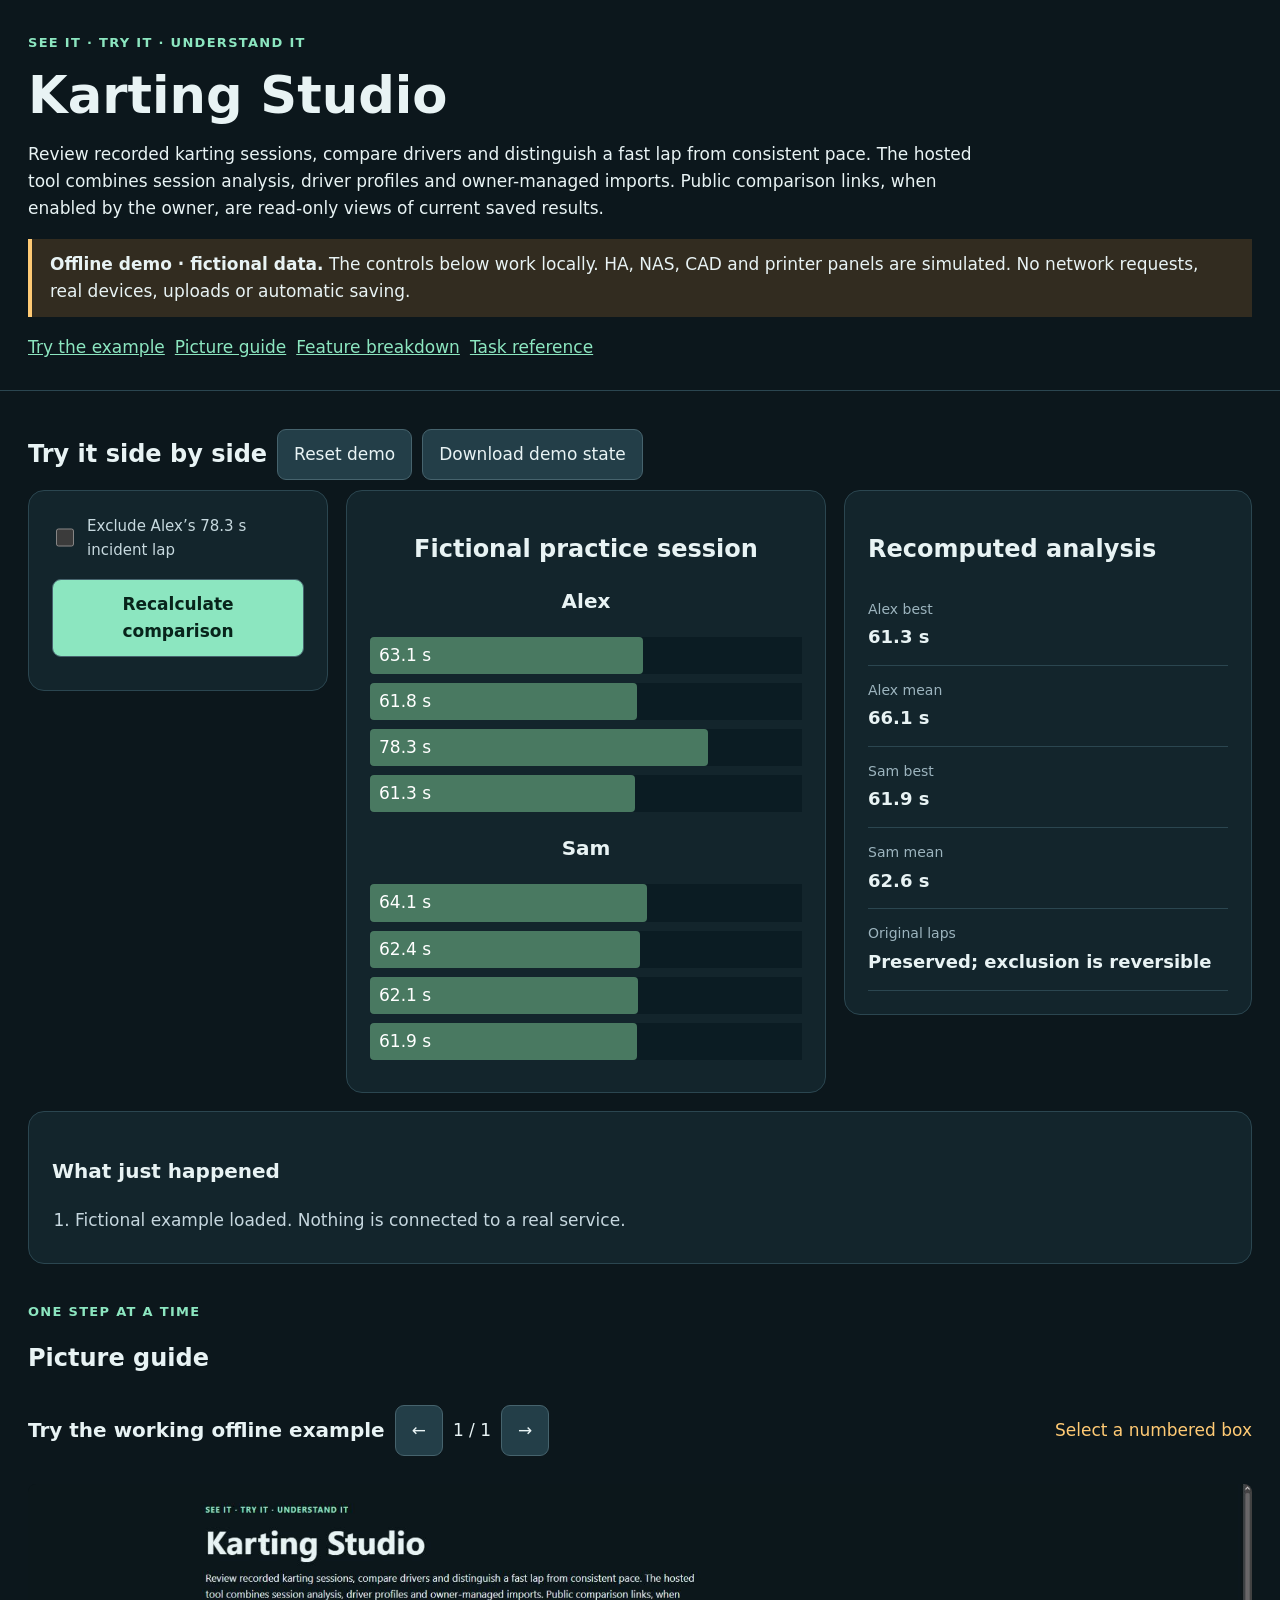
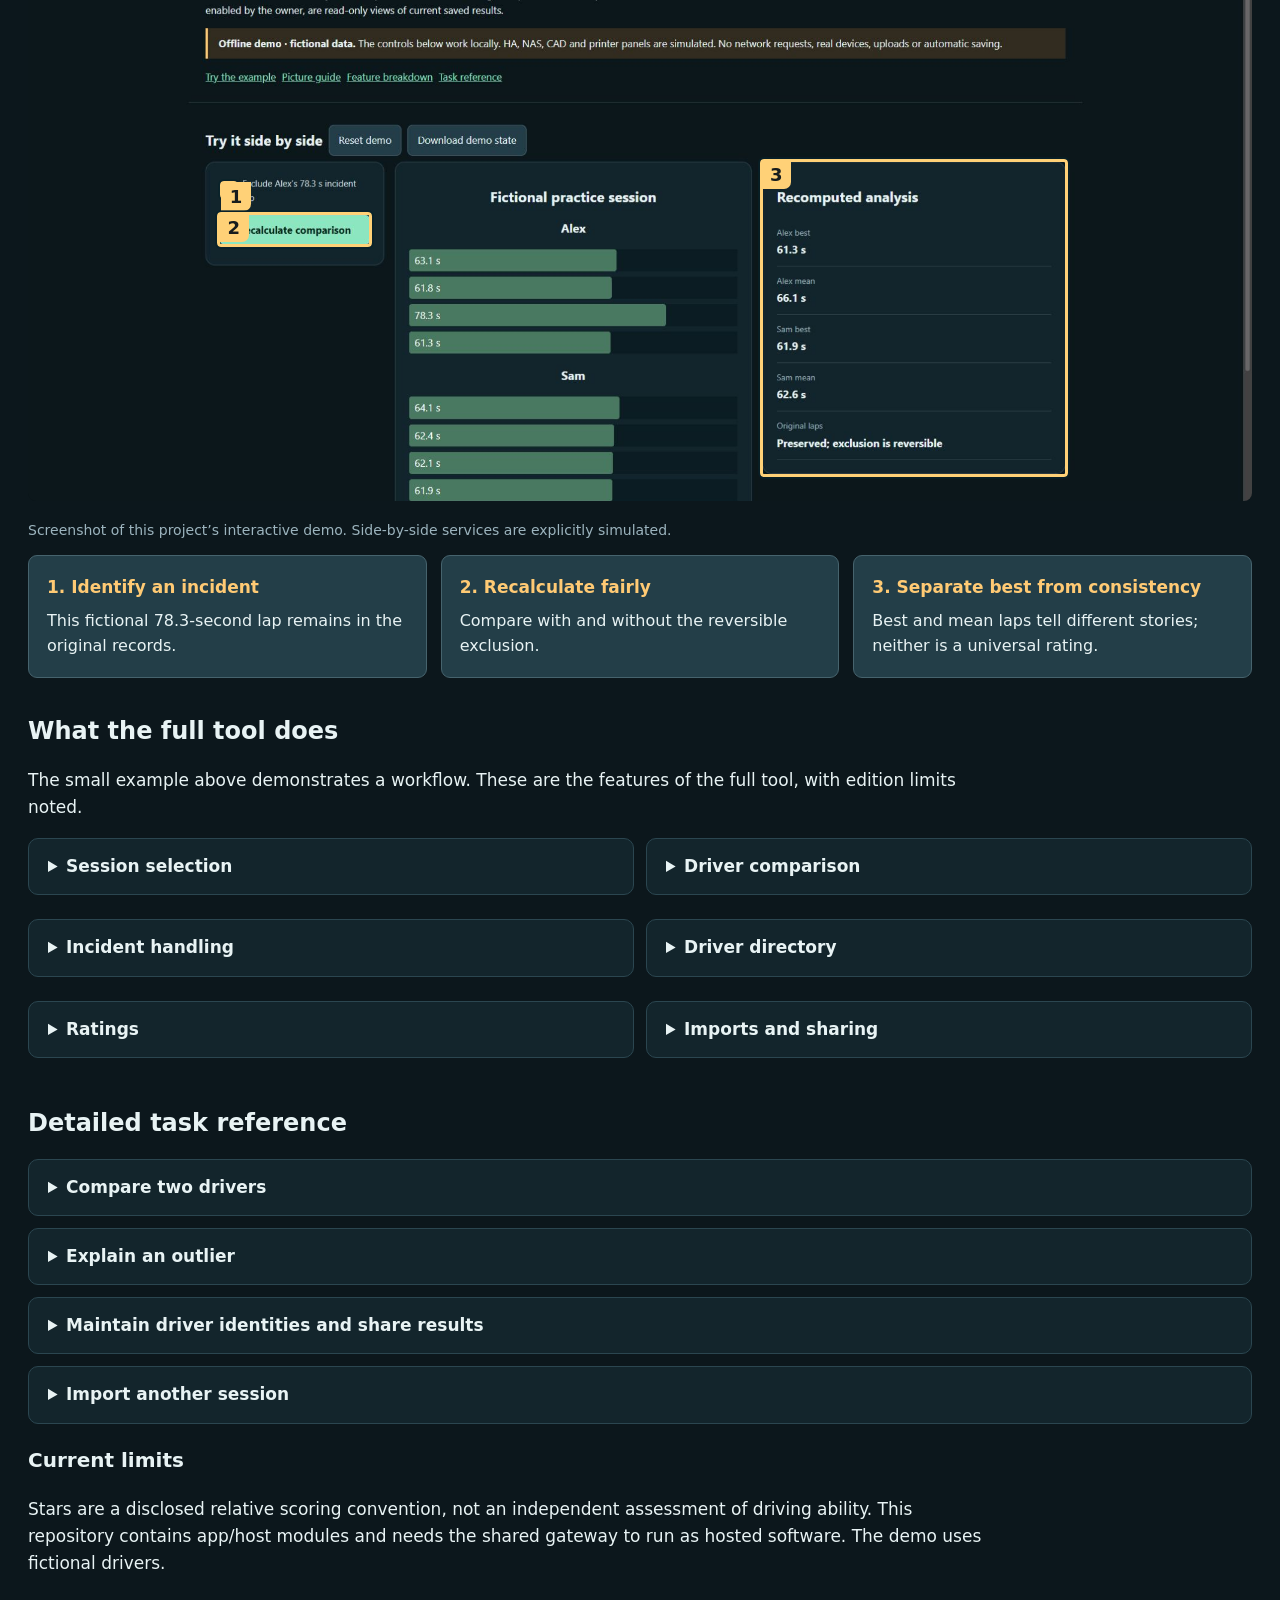
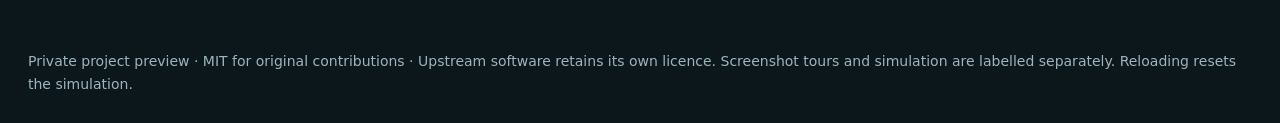
<file: demo.html>
<!doctype html><html lang="en"><head><meta charset="utf-8"><meta name="viewport" content="width=device-width,initial-scale=1"><meta http-equiv="Content-Security-Policy" content="default-src 'none'; script-src 'unsafe-inline'; style-src 'unsafe-inline'; img-src data: blob:; connect-src 'none'; font-src 'none'; object-src 'none'; base-uri 'none'; form-action 'none'"><title>Karting Studio · Interactive demo</title><style>:root{color-scheme:dark;--bg:#0c171c;--panel:#13252c;--ink:#e8f3f4;--muted:#9cb4be;--accent:#8ce6c0;--line:#2b4650;--gold:#ffca74}*{box-sizing:border-box}body{margin:0;background:var(--bg);color:var(--ink);font:17px/1.6 system-ui,sans-serif}header,main,footer{max-width:1500px;margin:auto;padding:28px}header{border-bottom:1px solid var(--line)}h1{font-size:clamp(32px,4vw,54px);line-height:1.1;margin:12px 0}h2{font-size:24px;line-height:1.3}h3{font-size:20px}p{max-width:90ch}a{color:var(--accent)}.eyebrow{color:var(--accent);letter-spacing:.1em;font-size:13px;font-weight:bold}.badge{display:inline-block;background:#294c45;color:#c7ffdf;padding:5px 12px;border-radius:6px;font-size:14px}.notice{border-left:4px solid var(--gold);padding:12px 18px;background:#322c20;max-width:none}.toolbar{display:flex;gap:10px;flex-wrap:wrap;align-items:center}button,input,select{font:inherit}button{background:#233e48;color:var(--ink);border:1px solid #46636d;border-radius:9px;padding:11px 16px;cursor:pointer}button:hover{border-color:var(--accent)}button:focus-visible,input:focus-visible,select:focus-visible{outline:3px solid var(--gold);outline-offset:3px}.primary{background:var(--accent);color:#08241b;font-weight:700}button:disabled{opacity:.5;cursor:not-allowed}label{display:block;font-size:15px;color:#c7d9df;margin:0 0 17px}input:not([type=checkbox]),select{display:block;width:100%;padding:10px;background:#0d1a21;color:var(--ink);border:1px solid #46636d;border-radius:7px;margin-top:6px}input[type=range]{padding:9px 0;accent-color:var(--accent)}.check{display:flex;gap:10px;align-items:center}input[type=checkbox]{width:21px;height:21px;accent-color:var(--accent)}.demo-grid{display:grid;grid-template-columns:300px minmax(300px,1fr) minmax(290px,.85fr);gap:18px;align-items:start}.card{background:var(--panel);border:1px solid var(--line);padding:23px;border-radius:16px;min-width:0}#controls button{display:block;width:100%;margin:10px 0}#controls:empty{display:none}#scene{min-height:320px;text-align:center}#scene svg{width:100%;max-height:470px}.hint,small{color:var(--muted);font-size:14px}dl{margin:0}dl div{padding:13px 0;border-bottom:1px solid var(--line)}dt{font-size:14px;color:var(--muted)}dd{margin:3px 0 0;font-size:18px;font-weight:650}.entity{background:#1c333b;border:1px solid #37505a;padding:14px;margin:10px 0;border-radius:9px;display:grid;gap:5px;text-align:left}.entity span{color:var(--accent)}.events{margin-top:18px}#events{padding-left:23px;margin-bottom:0;color:#c6d7df}#events li{margin:6px 0}.floor{position:relative;height:390px;border:3px solid #77949d;border-radius:12px;overflow:hidden}.room{position:absolute;border:2px solid #78949c;background:#2b4249;padding:12px;font-size:14px;text-align:left}.room small{display:block}.living{inset:0 45% 0 0}.bedroom{inset:0 0 50% 55%}.kitchen{inset:50% 0 0 55%}.device{position:absolute;transform:translate(-50%,-50%);font-size:12px;padding:7px;max-width:125px;touch-action:none;z-index:2;background:#192c36}.device.on{color:#ffe09a;border-color:#eec26b}.device.selected{outline:3px solid var(--accent)}.soundbar{margin:110px 0 20px;border:3px solid #64848e;background:linear-gradient(#293d46,#091116);padding:26px 8px;border-radius:20px;letter-spacing:4px}.soundbar span{display:block;letter-spacing:0;font-size:13px;color:var(--muted)}.speakers{font-size:40px;color:var(--accent)}.tag{display:inline-flex;flex-direction:column;background:#f5edda;color:#142420;padding:20px;border-radius:18px;max-width:270px;margin:20px}.tag svg{width:200px;max-width:100%}.tag.stake:after{content:'';display:block;background:#f5edda;width:30px;height:90px;margin:15px auto -90px;clip-path:polygon(0 0,100% 0,100% 85%,50% 100%,0 85%)}.tag.flag{border-radius:0 40px 40px 0;border-left:16px solid #bcb29b}.chunks{display:flex;flex-wrap:wrap;gap:10px;justify-content:center;padding:45px 0}.chunks span{padding:15px;border:2px solid #7b969c;border-radius:8px}.chunks .received{background:#8ce6c0;color:#0e2821}.sample-part{font-size:130px;color:var(--gold)}.plant{font-size:120px}.lap{background:#0b1c23;margin:9px 0;text-align:left}.lap span{display:block;background:#497961;padding:5px 9px;border-radius:4px;color:white}kbd{color:var(--gold)}.section{margin-top:38px}.picture{position:relative;margin:18px 0;background:#081116;border-radius:8px;overflow:hidden}.picture>img{display:block;width:100%}.marks{position:absolute;inset:0}.mark{position:absolute;border:3px solid #ffd177;outline:2px solid #07222aaa;border-radius:4px;padding:0;background:transparent;min-width:18px;min-height:18px}.mark span{position:absolute;left:-2px;top:-2px;background:#ffd177;color:#171c1d;padding:1px 9px;font-weight:850;font-size:18px;border-radius:0 0 7px 0;line-height:1.5}.mark.active{background:#ffd17726;border-width:5px}.step-list{display:grid;grid-template-columns:repeat(3,1fr);gap:14px}.step{display:grid;text-align:left;gap:6px;padding:18px}.step b{color:var(--gold)}.step span{font-size:16px}.step.active{background:#31594c;border-color:var(--accent)}.features{display:grid;grid-template-columns:repeat(2,1fr);gap:12px}details{border:1px solid var(--line);background:#13252c;border-radius:10px;padding:14px 19px;margin-bottom:12px}summary{font-weight:700;cursor:pointer}details li{padding:6px 0}footer{color:var(--muted);font-size:14px}#constraint{color:var(--gold)}.tour-layout{max-width:1400px}.print-title{font-size:24px;margin:0}.caption{color:var(--muted);font-size:14px}.step-status{margin-left:auto;color:var(--gold)}@media(max-width:1050px){.demo-grid{grid-template-columns:1fr 1fr}#controls{grid-column:1/-1;display:grid;grid-template-columns:1fr 1fr;gap:8px 20px}.card{padding:17px}.step-list{grid-template-columns:1fr}}@media(max-width:650px){header,main,footer{padding:18px}.demo-grid,.features{grid-template-columns:1fr}#controls{display:block}.floor{height:340px}.mark{border-width:2px}.mark span{font-size:12px;padding:0 5px}.notice{font-size:14px}}@media print{body{background:white;color:black}button{color:black}header,.notice,.toolbar,#interactive{display:none}.card,details{background:white;color:black}.mark{border-color:#c56c00}.mark span{background:#ffc560;color:black}}
</style></head><body><header><span class="eyebrow">SEE IT · TRY IT · UNDERSTAND IT</span><h1 id="title"></h1><p id="intro"></p><p class="notice"><strong>Offline demo · fictional data.</strong> The controls below work locally. HA, NAS, CAD and printer panels are simulated. No network requests, real devices, uploads or automatic saving.</p><nav class="toolbar"><a href="#interactive">Try the example</a><a href="#walkthrough">Picture guide</a><a href="#features">Feature breakdown</a><a href="#reference">Task reference</a></nav></header><main><section id="interactive"><div class="toolbar"><h2>Try it side by side</h2><button id="reset">Reset demo</button><button id="download">Download demo state</button></div><div class="demo-grid"><div class="card" id="controls"></div><div class="card" id="scene"></div><div class="card" id="result" aria-live="polite"></div></div><div class="card events"><h3>What just happened</h3><ol id="events" aria-live="polite"></ol></div></section><section id="walkthrough" class="section"><p class="eyebrow">ONE STEP AT A TIME</p><h2>Picture guide</h2><div id="tour"><div class="toolbar"><h3 id="tourTitle"></h3><button id="prev" aria-label="Previous screenshot">←</button><span id="slideCount"></span><button id="next" aria-label="Next screenshot">→</button><span id="stepStatus" class="step-status">Select a numbered box</span></div><div class="picture"><img id="tourImage" alt=""><div id="marks" class="marks"></div></div><p id="tourCaption" class="caption"></p><div id="stepList" class="step-list"></div></div></section><section id="features" class="section"><h2>What the full tool does</h2><p>The small example above demonstrates a workflow. These are the features of the full tool, with edition limits noted.</p><div id="featureList" class="features"></div></section><section id="reference" class="section"><h2>Detailed task reference</h2><div id="guideText"></div><h3>Current limits</h3><p id="limits"></p></section></main><footer>Private project preview · MIT for original contributions · Upstream software retains its own licence. Screenshot tours and simulation are labelled separately. Reloading resets the simulation.</footer><script>const DATA={"slug": "karting-studio", "title": "Karting Studio", "summary": "Review recorded karting sessions, compare drivers and distinguish a fast lap from consistent pace. The hosted tool combines session analysis, driver profiles and owner-managed imports. Public comparison links, when enabled by the owner, are read-only views of current saved results.", "features": [["Session selection", "Choose venue/session and inspect a leaderboard and lap history.", "Hosted analysis"], ["Driver comparison", "Compare two drivers, lap charts, median pace, consistency and available summary metrics.", "Hosted analysis"], ["Incident handling", "Exclude an incident lap with a reason and restore it later; retain the original record.", "Hosted analysis"], ["Driver directory", "Track repeated drivers, aliases and profile decisions; owner tools merge/unmerge identities.", "Hosted analysis"], ["Ratings", "Choose the disclosed Peak speed or Balanced driving comparison convention.", "Hosted analysis"], ["Imports and sharing", "Preview workbook imports and share supported read-only driver comparisons.", "Hosted analysis"]], "workflows": [["Compare two drivers", ["Choose the venue and session first so both drivers are being compared in the intended context. Select two driver profiles.", "Read the best lap alongside median pace and consistency; a single best lap does not describe an entire session.", "Inspect the lap plot and lap-1 choice. A summary-only source may not support a full lap-by-lap chart."]], ["Explain an outlier", ["Open Inspect laps and find the specific incident lap. An owner can enter a reason and exclude it from the relevant analysis.", "Check how the summary changes. Exclusion is a reversible analysis decision, not deletion of the original timing record.", "Use Restore lap to put it back; retain notes explaining why the comparison changed."]], ["Maintain driver identities and share results", ["In the directory, verify that similar names are actually the same person before merging. Select the intended profiles and review the proposed combined history.", "Give the combined profile a clear name and save only after checking the preview. Retained original timing names can resolve through aliases; unmerge is a separate owner operation.", "Use Share / Copy link for a comparison you intend others to see. The link reflects current saved data, not a frozen report, and its permitted view remains read-only."]], ["Import another session", ["Use Imports & sources to select the supported workbook/archive. Review its preview and duplicate status before committing.", "Confirm venue, participants, sessions and lap counts rather than assuming a new file is entirely new data.", "Return to the relevant session and verify the visible results. Source spreadsheets should remain backed up separately."]]], "limits": "Stars are a disclosed relative scoring convention, not an independent assessment of driving ability. This repository contains app/host modules and needs the shared gateway to run as hosted software. The demo uses fictional drivers."};const FIGURES=[{"boxes": [{"h": 29, "selector": "#exclude", "text": "This fictional 78.3-second lap remains in the original records.", "title": "Identify an incident", "w": 28.875, "x": 322, "y": 499.015625}, {"h": 59.1875, "selector": "#compare", "text": "Compare with and without the reversible exclusion.", "title": "Recalculate fairly", "w": 260, "x": 318, "y": 550.515625}, {"h": 532.9375, "selector": "#result", "text": "Best and mean laps tell different stories; neither is a universal rating.", "title": "Separate best from consistency", "w": 517.078125, "x": 1228.90625, "y": 461.515625}], "height": 1408, "width": 2055, "key": "simulation", "title": "Try the working offline example", "caption": "Screenshot of this project’s interactive demo. Side-by-side services are explicitly simulated.", "image": "[data-uri]", "cropHeight": 1035.453125}];</script><script></script><script>const $=s=>document.querySelector(s), esc=s=>String(s).replace(/[&<>"']/g,c=>({'&':'&amp;','<':'&lt;','>':'&gt;','"':'&quot;',"'":'&#39;'}[c]));
let events=[],state={},undo=[];const kind=DATA.slug;
function log(s){events.unshift(s);events=events.slice(0,8);$('#events').innerHTML=events.map(x=>'<li>'+esc(x)+'</li>').join('');}
function bind(id,fn,event='click'){document.getElementById(id)?.addEventListener(event,fn)}
function field(id,label,type,value,extra=''){return `<label>${label}<input id="${id}" type="${type}" value="${esc(value)}" ${extra}></label>`}
function select(id,label,items,value){return `<label>${label}<select id="${id}">${items.map(x=>`<option ${x===value?'selected':''}>${esc(x)}</option>`).join('')}</select></label>`}
function button(id,label,primary=false){return `<button id="${id}" class="${primary?'primary':''}">${label}</button>`}
function check(id,label){return `<label class="check"><input id="${id}" type="checkbox"> ${label}</label>`}
function panel(title,body){return `<h2>${title}</h2>${body}`}
function output(title,rows){$('#result').innerHTML=panel(title,'<dl>'+rows.map(([a,b])=>`<div><dt>${esc(a)}</dt><dd>${esc(b)}</dd></div>`).join('')+'</dl>');}
function numeric(id){return Number(document.getElementById(id).value)}
function demoExport(){const body=JSON.stringify({demo:true,project:DATA.title,warning:'Fictional demo state; not a production configuration',state},null,2),a=document.createElement('a');a.href=URL.createObjectURL(new Blob([body],{type:'application/json'}));a.download=DATA.slug+'-demo.json';a.click();setTimeout(()=>URL.revokeObjectURL(a.href),1000);log('Downloaded fictional demo state as JSON.');}
function setup(){events=[];state={};undo=[];$('#controls').innerHTML='';$('#scene').innerHTML='';$('#result').innerHTML='';$('#events').innerHTML='';karting();log('Fictional example loaded. Nothing is connected to a real service.');}
function karting(){state={laps:{Alex:[63.1,61.8,78.3,61.3],Sam:[64.1,62.4,62.1,61.9]},exclude:false};$('#controls').innerHTML=check('exclude','Exclude Alex’s 78.3 s incident lap')+button('compare','Recalculate comparison',true);function draw(){let rows=Object.entries(state.laps).map(([n,t])=>{let used=t.filter((x,i)=>!(state.exclude&&n==='Alex'&&i===2));return[n,used,Math.min(...used),used.reduce((a,b)=>a+b)/used.length]});$('#scene').innerHTML=panel('Fictional practice session',rows.map(([n,t,b,a])=>`<h3>${n}</h3>${t.map(x=>`<div class="lap"><span style="width:${x}%">${x.toFixed(1)} s</span></div>`).join('')}`).join(''));output('Recomputed analysis',rows.flatMap(([n,t,b,a])=>[[n+' best',b.toFixed(1)+' s'],[n+' mean',a.toFixed(1)+' s']]).concat([['Original laps','Preserved; exclusion is reversible']]));}bind('compare',()=>{state.exclude=$('#exclude').checked;draw();log(state.exclude?'Incident excluded from analysis; original retained.':'All original laps included.');});draw();}
$('#title').textContent=DATA.title;$('#intro').textContent=DATA.summary;$('#featureList').innerHTML=DATA.features.map(([a,b,c])=>`<details><summary>${esc(a)}</summary><p>${esc(b)}</p><small>${esc(c)}</small></details>`).join('');
$('#guideText').innerHTML=DATA.workflows.map(([t,steps])=>`<details><summary>${esc(t)}</summary><ol>${steps.map(s=>'<li>'+esc(s)+'</li>').join('')}</ol></details>`).join('');
$('#limits').textContent=DATA.limits;$('#reset').onclick=setup;$('#download').onclick=demoExport;
let currentSlide=0;function showSlide(){const f=FIGURES[currentSlide];if(!f){$('#tour').innerHTML='<p>The interactive example above is ready. Annotated screenshots are being prepared.</p>';return}$('#tourTitle').textContent=f.title;$('#tourImage').src=f.image;$('#tourImage').alt=f.caption;const fh=f.cropHeight||f.height;const pic=$('#tourImage').parentElement;pic.style.aspectRatio=f.width+'/'+fh;$('#tourImage').style.position='absolute';$('#tourImage').style.top='0';$('#tourCaption').textContent=f.caption;$('#marks').innerHTML=f.boxes.map((b,i)=>`<button class="mark" data-step="${i}" style="left:${b.x/f.width*100}%;top:${b.y/fh*100}%;width:${b.w/f.width*100}%;height:${b.h/fh*100}%" aria-label="Step ${i+1}: ${esc(b.title)}"><span>${i+1}</span></button>`).join('');$('#stepList').innerHTML=f.boxes.map((b,i)=>`<button class="step" data-step="${i}"><b>${i+1}. ${esc(b.title)}</b><span>${esc(b.text)}</span></button>`).join('');document.querySelectorAll('[data-step]').forEach(b=>b.onclick=()=>{document.querySelectorAll('[data-step]').forEach(x=>x.classList.toggle('active',x.dataset.step===b.dataset.step));$('#stepStatus').textContent='Step '+(+b.dataset.step+1)+' of '+f.boxes.length;});$('#slideCount').textContent=(currentSlide+1)+' / '+FIGURES.length;}
$('#prev').onclick=()=>{currentSlide=(currentSlide-1+FIGURES.length)%FIGURES.length;showSlide()};$('#next').onclick=()=>{currentSlide=(currentSlide+1)%FIGURES.length;showSlide()};
setup();showSlide();
</script></body></html>
</file>
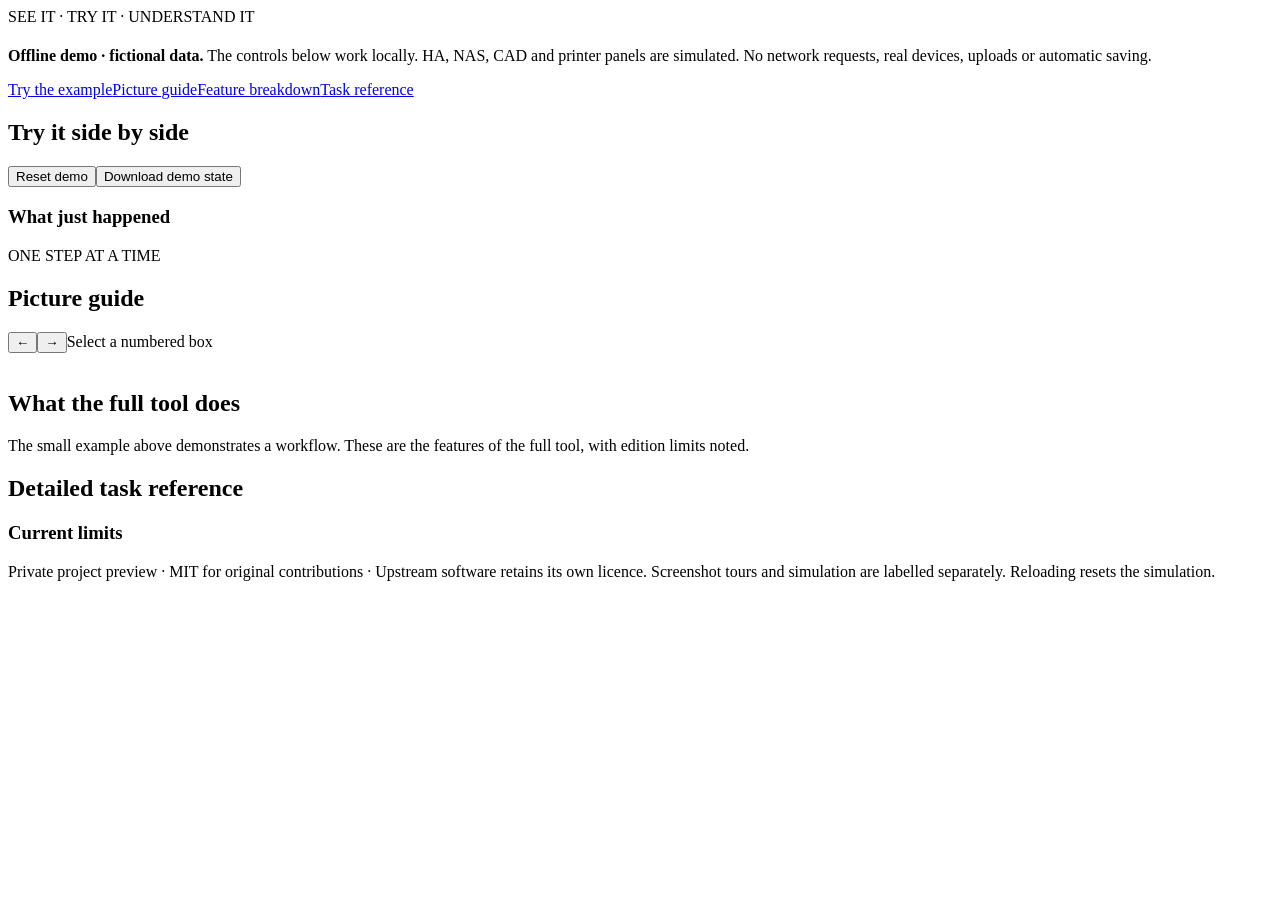
<file: demo-source/template.html>
<!doctype html><html lang="en"><head><meta charset="utf-8"><meta name="viewport" content="width=device-width,initial-scale=1"><meta http-equiv="Content-Security-Policy" content="default-src 'none'; script-src 'unsafe-inline'; style-src 'unsafe-inline'; img-src data: blob:; connect-src 'none'; font-src 'none'; object-src 'none'; base-uri 'none'; form-action 'none'"><title>__TITLE__ · Interactive demo</title><style>__CSS__</style></head><body><header><span class="eyebrow">SEE IT · TRY IT · UNDERSTAND IT</span><h1 id="title"></h1><p id="intro"></p><p class="notice"><strong>Offline demo · fictional data.</strong> The controls below work locally. HA, NAS, CAD and printer panels are simulated. No network requests, real devices, uploads or automatic saving.</p><nav class="toolbar"><a href="#interactive">Try the example</a><a href="#walkthrough">Picture guide</a><a href="#features">Feature breakdown</a><a href="#reference">Task reference</a></nav></header><main><section id="interactive"><div class="toolbar"><h2>Try it side by side</h2><button id="reset">Reset demo</button><button id="download">Download demo state</button></div><div class="demo-grid"><div class="card" id="controls"></div><div class="card" id="scene"></div><div class="card" id="result" aria-live="polite"></div></div><div class="card events"><h3>What just happened</h3><ol id="events" aria-live="polite"></ol></div></section><section id="walkthrough" class="section"><p class="eyebrow">ONE STEP AT A TIME</p><h2>Picture guide</h2><div id="tour"><div class="toolbar"><h3 id="tourTitle"></h3><button id="prev" aria-label="Previous screenshot">←</button><span id="slideCount"></span><button id="next" aria-label="Next screenshot">→</button><span id="stepStatus" class="step-status">Select a numbered box</span></div><div class="picture"><img id="tourImage" alt=""><div id="marks" class="marks"></div></div><p id="tourCaption" class="caption"></p><div id="stepList" class="step-list"></div></div></section><section id="features" class="section"><h2>What the full tool does</h2><p>The small example above demonstrates a workflow. These are the features of the full tool, with edition limits noted.</p><div id="featureList" class="features"></div></section><section id="reference" class="section"><h2>Detailed task reference</h2><div id="guideText"></div><h3>Current limits</h3><p id="limits"></p></section></main><footer>Private project preview · MIT for original contributions · Upstream software retains its own licence. Screenshot tours and simulation are labelled separately. Reloading resets the simulation.</footer><script>__DATA__</script><script>__QR__</script><script>__JS__</script></body></html>
</file>
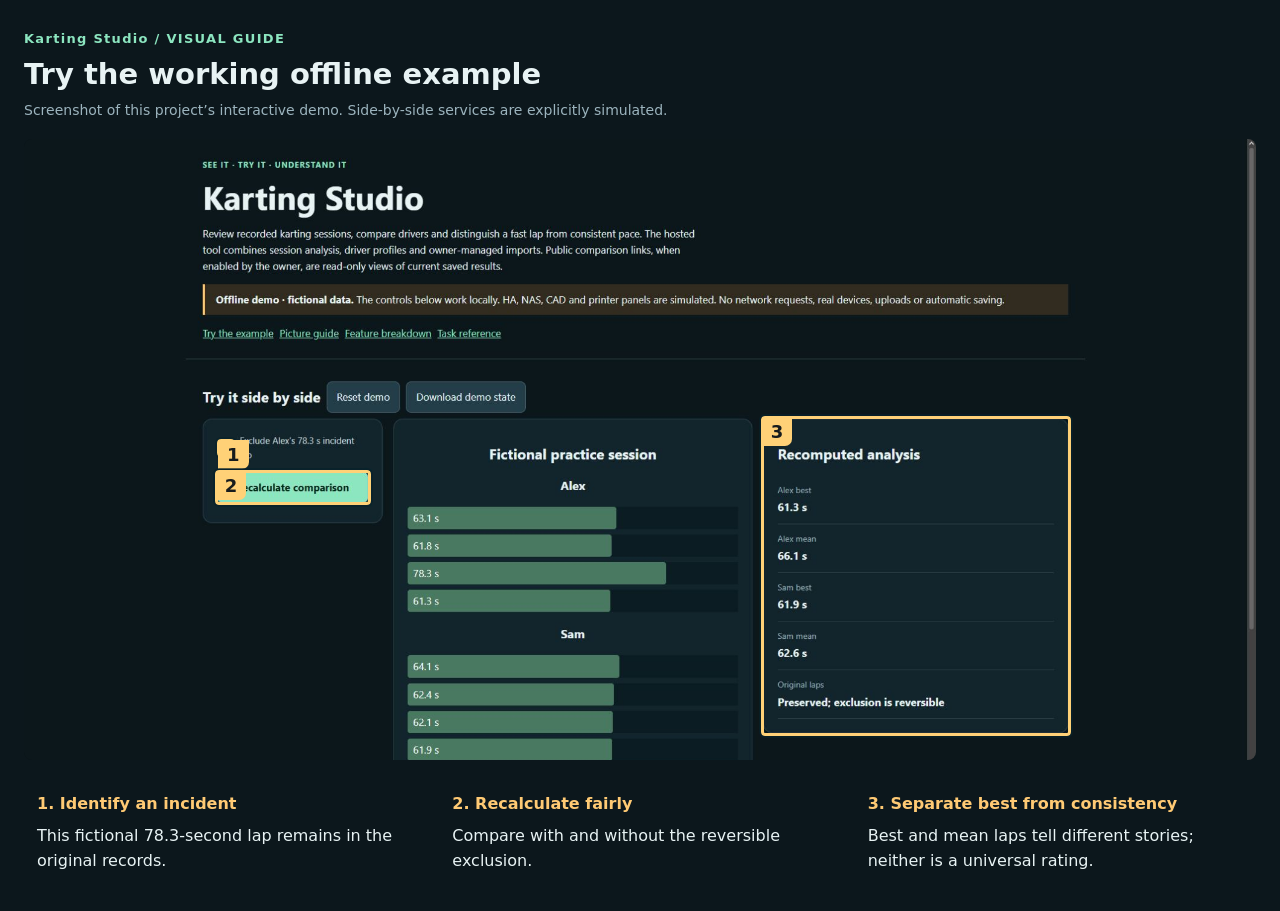
<file: docs/figure-1.html>
<!doctype html><html lang="en"><meta charset="utf-8"><meta name="viewport" content="width=device-width,initial-scale=1"><title>Karting Studio · visual step 1</title><style>:root{color-scheme:dark;--bg:#0c171c;--panel:#13252c;--ink:#e8f3f4;--muted:#9cb4be;--accent:#8ce6c0;--line:#2b4650;--gold:#ffca74}*{box-sizing:border-box}body{margin:0;background:var(--bg);color:var(--ink);font:17px/1.6 system-ui,sans-serif}header,main,footer{max-width:1500px;margin:auto;padding:28px}header{border-bottom:1px solid var(--line)}h1{font-size:clamp(32px,4vw,54px);line-height:1.1;margin:12px 0}h2{font-size:24px;line-height:1.3}h3{font-size:20px}p{max-width:90ch}a{color:var(--accent)}.eyebrow{color:var(--accent);letter-spacing:.1em;font-size:13px;font-weight:bold}.badge{display:inline-block;background:#294c45;color:#c7ffdf;padding:5px 12px;border-radius:6px;font-size:14px}.notice{border-left:4px solid var(--gold);padding:12px 18px;background:#322c20;max-width:none}.toolbar{display:flex;gap:10px;flex-wrap:wrap;align-items:center}button,input,select{font:inherit}button{background:#233e48;color:var(--ink);border:1px solid #46636d;border-radius:9px;padding:11px 16px;cursor:pointer}button:hover{border-color:var(--accent)}button:focus-visible,input:focus-visible,select:focus-visible{outline:3px solid var(--gold);outline-offset:3px}.primary{background:var(--accent);color:#08241b;font-weight:700}button:disabled{opacity:.5;cursor:not-allowed}label{display:block;font-size:15px;color:#c7d9df;margin:0 0 17px}input:not([type=checkbox]),select{display:block;width:100%;padding:10px;background:#0d1a21;color:var(--ink);border:1px solid #46636d;border-radius:7px;margin-top:6px}input[type=range]{padding:9px 0;accent-color:var(--accent)}.check{display:flex;gap:10px;align-items:center}input[type=checkbox]{width:21px;height:21px;accent-color:var(--accent)}.demo-grid{display:grid;grid-template-columns:300px minmax(300px,1fr) minmax(290px,.85fr);gap:18px;align-items:start}.card{background:var(--panel);border:1px solid var(--line);padding:23px;border-radius:16px;min-width:0}#controls button{display:block;width:100%;margin:10px 0}#controls:empty{display:none}#scene{min-height:320px;text-align:center}#scene svg{width:100%;max-height:470px}.hint,small{color:var(--muted);font-size:14px}dl{margin:0}dl div{padding:13px 0;border-bottom:1px solid var(--line)}dt{font-size:14px;color:var(--muted)}dd{margin:3px 0 0;font-size:18px;font-weight:650}.entity{background:#1c333b;border:1px solid #37505a;padding:14px;margin:10px 0;border-radius:9px;display:grid;gap:5px;text-align:left}.entity span{color:var(--accent)}.events{margin-top:18px}#events{padding-left:23px;margin-bottom:0;color:#c6d7df}#events li{margin:6px 0}.floor{position:relative;height:390px;border:3px solid #77949d;border-radius:12px;overflow:hidden}.room{position:absolute;border:2px solid #78949c;background:#2b4249;padding:12px;font-size:14px;text-align:left}.room small{display:block}.living{inset:0 45% 0 0}.bedroom{inset:0 0 50% 55%}.kitchen{inset:50% 0 0 55%}.device{position:absolute;transform:translate(-50%,-50%);font-size:12px;padding:7px;max-width:125px;touch-action:none;z-index:2;background:#192c36}.device.on{color:#ffe09a;border-color:#eec26b}.device.selected{outline:3px solid var(--accent)}.soundbar{margin:110px 0 20px;border:3px solid #64848e;background:linear-gradient(#293d46,#091116);padding:26px 8px;border-radius:20px;letter-spacing:4px}.soundbar span{display:block;letter-spacing:0;font-size:13px;color:var(--muted)}.speakers{font-size:40px;color:var(--accent)}.tag{display:inline-flex;flex-direction:column;background:#f5edda;color:#142420;padding:20px;border-radius:18px;max-width:270px;margin:20px}.tag svg{width:200px;max-width:100%}.tag.stake:after{content:'';display:block;background:#f5edda;width:30px;height:90px;margin:15px auto -90px;clip-path:polygon(0 0,100% 0,100% 85%,50% 100%,0 85%)}.tag.flag{border-radius:0 40px 40px 0;border-left:16px solid #bcb29b}.chunks{display:flex;flex-wrap:wrap;gap:10px;justify-content:center;padding:45px 0}.chunks span{padding:15px;border:2px solid #7b969c;border-radius:8px}.chunks .received{background:#8ce6c0;color:#0e2821}.sample-part{font-size:130px;color:var(--gold)}.plant{font-size:120px}.lap{background:#0b1c23;margin:9px 0;text-align:left}.lap span{display:block;background:#497961;padding:5px 9px;border-radius:4px;color:white}kbd{color:var(--gold)}.section{margin-top:38px}.picture{position:relative;margin:18px 0;background:#081116;border-radius:8px;overflow:hidden}.picture>img{display:block;width:100%}.marks{position:absolute;inset:0}.mark{position:absolute;border:3px solid #ffd177;outline:2px solid #07222aaa;border-radius:4px;padding:0;background:transparent;min-width:18px;min-height:18px}.mark span{position:absolute;left:-2px;top:-2px;background:#ffd177;color:#171c1d;padding:1px 9px;font-weight:850;font-size:18px;border-radius:0 0 7px 0;line-height:1.5}.mark.active{background:#ffd17726;border-width:5px}.step-list{display:grid;grid-template-columns:repeat(3,1fr);gap:14px}.step{display:grid;text-align:left;gap:6px;padding:18px}.step b{color:var(--gold)}.step span{font-size:16px}.step.active{background:#31594c;border-color:var(--accent)}.features{display:grid;grid-template-columns:repeat(2,1fr);gap:12px}details{border:1px solid var(--line);background:#13252c;border-radius:10px;padding:14px 19px;margin-bottom:12px}summary{font-weight:700;cursor:pointer}details li{padding:6px 0}footer{color:var(--muted);font-size:14px}#constraint{color:var(--gold)}.tour-layout{max-width:1400px}.print-title{font-size:24px;margin:0}.caption{color:var(--muted);font-size:14px}.step-status{margin-left:auto;color:var(--gold)}@media(max-width:1050px){.demo-grid{grid-template-columns:1fr 1fr}#controls{grid-column:1/-1;display:grid;grid-template-columns:1fr 1fr;gap:8px 20px}.card{padding:17px}.step-list{grid-template-columns:1fr}}@media(max-width:650px){header,main,footer{padding:18px}.demo-grid,.features{grid-template-columns:1fr}#controls{display:block}.floor{height:340px}.mark{border-width:2px}.mark span{font-size:12px;padding:0 5px}.notice{font-size:14px}}@media print{body{background:white;color:black}button{color:black}header,.notice,.toolbar,#interactive{display:none}.card,details{background:white;color:black}.mark{border-color:#c56c00}.mark span{background:#ffc560;color:black}}
body{padding:24px}main{padding:0;max-width:1420px}.picture{max-width:1420px}.step-list{grid-template-columns:repeat(3,1fr)}.step{font-size:16px;padding:13px}h1{font-size:29px;margin:8px 0}.caption{margin:5px 0}</style><main><span class="eyebrow">Karting Studio / VISUAL GUIDE</span><h1>Try the working offline example</h1><p class="caption">Screenshot of this project’s interactive demo. Side-by-side services are explicitly simulated.</p><div class="picture" style="aspect-ratio:2055/1035.453125"><img style="position:absolute;top:0;left:0;width:100%" src="[data-uri]" alt="Karting Studio screenshot"><div class="marks"><div class="mark" style="left:15.669099756690997%;top:48.19297107244715%;width:1.405109489051095%;height:2.8007062125579076%"><span>1</span></div><div class="mark" style="left:15.474452554744525%;top:53.16663900164481%;width:12.652068126520682%;height:5.716096515716247%"><span>2</span></div><div class="mark" style="left:59.8007907542579%;top:44.571368211380886%;width:25.161952554744527%;height:51.469012660519994%"><span>3</span></div></div></div><div class="step-list"><div class="step"><b>1. Identify an incident</b><span>This fictional 78.3-second lap remains in the original records.</span></div><div class="step"><b>2. Recalculate fairly</b><span>Compare with and without the reversible exclusion.</span></div><div class="step"><b>3. Separate best from consistency</b><span>Best and mean laps tell different stories; neither is a universal rating.</span></div></div></main></html>
</file>
